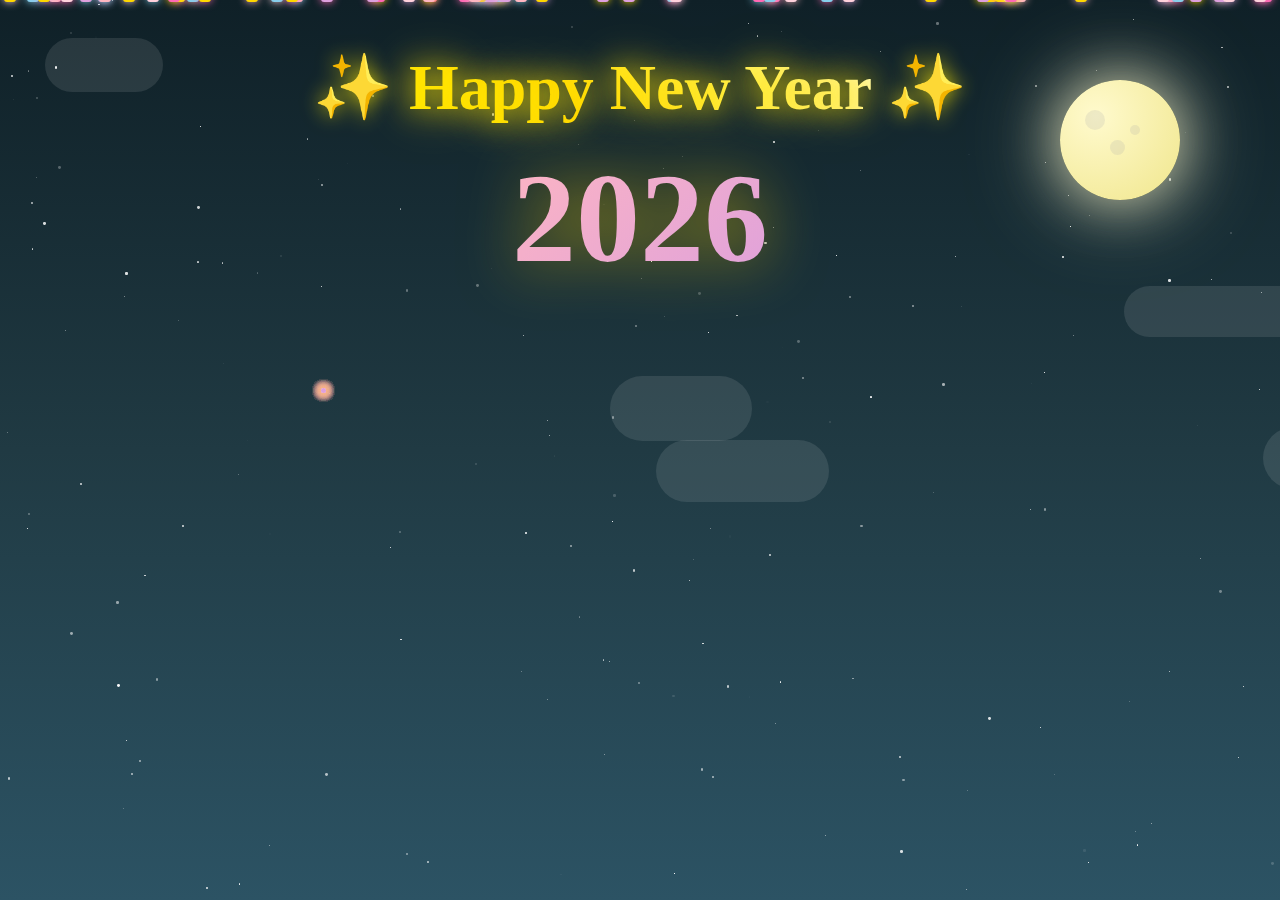
<file: Web Page html ,css, javaScript ....... programming/HappyNewYear2026!.html>
<!DOCTYPE html>
<html lang="en">
<head>
    <meta charset="UTF-8">
    <meta name="viewport" content="width=device-width, initial-scale=1.0">
    <title>Happy New Year 2026!</title>
    <style>
        * {
            margin: 0;
            padding: 0;
            box-sizing: border-box;
        }

        body {
            font-family: 'Georgia', serif;
            background: linear-gradient(to bottom, #0f2027 0%, #203a43 50%, #2c5364 100%);
            min-height: 100vh;
            overflow-x: hidden;
            position: relative;
        }

        .stars {
            position: fixed;
            top: 0;
            left: 0;
            width: 100%;
            height: 100%;
            pointer-events: none;
        }

        .star {
            position: absolute;
            background: white;
            border-radius: 50%;
            animation: twinkle 3s infinite;
        }

        .moon {
            position: fixed;
            top: 80px;
            right: 100px;
            width: 120px;
            height: 120px;
            background: radial-gradient(circle at 30% 30%, #fffacd, #f0e68c);
            border-radius: 50%;
            box-shadow: 0 0 60px rgba(255, 250, 205, 0.8), 0 0 100px rgba(255, 250, 205, 0.4);
            z-index: 1;
            animation: moonGlow 4s ease-in-out infinite;
        }

        .moon-crater {
            position: absolute;
            background: rgba(169, 169, 169, 0.2);
            border-radius: 50%;
        }

        .crater1 { width: 20px; height: 20px; top: 30px; left: 25px; }
        .crater2 { width: 15px; height: 15px; top: 60px; left: 50px; }
        .crater3 { width: 10px; height: 10px; top: 45px; left: 70px; }

        .container {
            text-align: center;
            z-index: 10;
            position: relative;
            padding: 50px 20px;
        }

        h1 {
            font-size: 4rem;
            margin-bottom: 20px;
        }

        .new-year-text {
            background: linear-gradient(45deg, #ffea00, #ffd700, #ffed4e, #fffacd);
            -webkit-background-clip: text;
            -webkit-text-fill-color: transparent;
            background-clip: text;
            text-shadow: 0 0 30px rgba(255, 234, 0, 0.9), 0 0 50px rgba(255, 215, 0, 0.6);
            animation: dreamyGlow 3s ease-in-out infinite;
        }

        .sparkle {
            color: #ffea00;
            filter: drop-shadow(0 0 10px rgba(255, 234, 0, 0.8));
        }

        .year {
            font-size: 8rem;
            font-weight: bold;
            background: linear-gradient(135deg, #ffd700, #ffb6c1, #dda0dd, #87ceeb);
            -webkit-background-clip: text;
            -webkit-text-fill-color: transparent;
            background-clip: text;
            filter: drop-shadow(0 0 30px rgba(255, 215, 0, 0.6));
            animation: gentleBounce 2s ease-in-out infinite;
        }

        .message {
            font-size: 1.8rem;
            background: linear-gradient(90deg, #fff, #ffd1dc, #dda0dd, #fff);
            -webkit-background-clip: text;
            -webkit-text-fill-color: transparent;
            background-clip: text;
            margin-top: 20px;
            opacity: 0;
            animation: fadeIn 2s ease-in forwards;
            animation-delay: 1s;
            font-style: italic;
        }

        .sweet-message {
            font-size: 1.3rem;
            color: #ffd1dc;
            margin-top: 15px;
            opacity: 0;
            animation: fadeIn 2s ease-in forwards;
            animation-delay: 1.5s;
            text-shadow: 0 0 10px rgba(255, 209, 220, 0.5);
        }

        .buttons {
            margin-top: 40px;
            display: flex;
            gap: 20px;
            justify-content: center;
            flex-wrap: wrap;
        }

        button {
            padding: 15px 35px;
            font-size: 1.1rem;
            background: linear-gradient(135deg, #ff9a9e 0%, #fad0c4 50%, #ffd1ff 100%);
            border: 2px solid rgba(255, 255, 255, 0.3);
            border-radius: 50px;
            color: #4a0e4e;
            font-weight: bold;
            cursor: pointer;
            transition: all 0.4s;
            box-shadow: 0 5px 20px rgba(255, 154, 158, 0.4);
        }

        button:hover {
            transform: scale(1.1) translateY(-5px);
            box-shadow: 0 10px 30px rgba(255, 154, 158, 0.6);
        }

        .story-section {
            max-width: 850px;
            margin: 50px auto;
            padding: 40px;
            background: linear-gradient(135deg, rgba(255, 209, 220, 0.95) 0%, rgba(221, 160, 221, 0.95) 100%);
            border-radius: 30px;
            box-shadow: 0 15px 40px rgba(0, 0, 0, 0.5);
            display: none;
            border: 2px solid rgba(255, 255, 255, 0.4);
        }

        .story-section.active {
            display: block;
            animation: slideIn 0.6s ease-out;
        }

        .story-section h2 {
            background: linear-gradient(45deg, #4a0e4e, #8b008b, #da70d6);
            -webkit-background-clip: text;
            -webkit-text-fill-color: transparent;
            background-clip: text;
            font-size: 2.3rem;
            margin-bottom: 25px;
            text-align: center;
        }

        .story-section p {
            color: #2c0e3e;
            font-size: 1.15rem;
            line-height: 2;
            margin-bottom: 18px;
            text-align: left;
        }

        .close-btn {
            background: linear-gradient(135deg, #ff6b9d 0%, #c06c84 100%);
            color: white;
            margin-top: 25px;
        }

        .music-controls {
            position: fixed;
            bottom: 30px;
            right: 30px;
            z-index: 100;
            background: linear-gradient(135deg, rgba(255, 182, 193, 0.9), rgba(221, 160, 221, 0.9));
            padding: 15px 20px;
            border-radius: 50px;
            box-shadow: 0 8px 20px rgba(0, 0, 0, 0.4);
            border: 2px solid rgba(255, 255, 255, 0.3);
        }

        .music-controls button {
            padding: 10px 25px;
            font-size: 1rem;
        }

        .firework {
            position: absolute;
            width: 5px;
            height: 5px;
            border-radius: 50%;
            animation: explode 1.2s ease-out forwards;
        }

        .confetti {
            position: absolute;
            width: 12px;
            height: 12px;
            border-radius: 3px;
            animation: fall 4s linear infinite;
        }

        .cloud {
            position: fixed;
            background: rgba(255, 255, 255, 0.1);
            border-radius: 100px;
            animation: float 20s infinite ease-in-out;
        }

        @keyframes moonGlow {
            0%, 100% { box-shadow: 0 0 60px rgba(255, 250, 205, 0.8), 0 0 100px rgba(255, 250, 205, 0.4); }
            50% { box-shadow: 0 0 80px rgba(255, 250, 205, 1), 0 0 120px rgba(255, 250, 205, 0.6); }
        }

        @keyframes twinkle {
            0%, 100% { opacity: 0.3; transform: scale(1); }
            50% { opacity: 1; transform: scale(1.2); }
        }

        @keyframes dreamyGlow {
            0%, 100% { filter: drop-shadow(0 0 25px rgba(255, 234, 0, 0.9)); }
            50% { filter: drop-shadow(0 0 45px rgba(255, 215, 0, 1)); }
        }

        @keyframes gentleBounce {
            0%, 100% { transform: translateY(0); }
            50% { transform: translateY(-15px); }
        }

        @keyframes fadeIn {
            to { opacity: 1; }
        }

        @keyframes slideIn {
            from { opacity: 0; transform: translateY(-40px); }
            to { opacity: 1; transform: translateY(0); }
        }

        @keyframes explode {
            0% { transform: translate(0, 0); opacity: 1; }
            100% { transform: translate(var(--x), var(--y)); opacity: 0; }
        }

        @keyframes fall {
            to { transform: translateY(100vh) rotate(720deg); }
        }

        @keyframes float {
            0%, 100% { transform: translateX(0) translateY(0); }
            50% { transform: translateX(30px) translateY(-20px); }
        }

        @media (max-width: 768px) {
            h1 { font-size: 2.5rem; }
            .year { font-size: 5rem; }
            .message { font-size: 1.3rem; }
            .sweet-message { font-size: 1.1rem; }
            .story-section { padding: 25px; margin: 30px 15px; }
            .moon { width: 80px; height: 80px; right: 30px; top: 60px; }
            .buttons { flex-direction: column; align-items: center; }
        }
    </style>
</head>
<body>
    <!-- Moon -->
    <div class="moon">
        <div class="moon-crater crater1"></div>
        <div class="moon-crater crater2"></div>
        <div class="moon-crater crater3"></div>
    </div>

    <!-- Stars -->
    <div class="stars" id="stars"></div>

    <div class="container">
        <h1><span class="sparkle">✨</span> <span class="new-year-text">Happy New Year</span> <span class="sparkle">✨</span></h1>
        <div class="year">2026</div>
        <p class="message">A Year of Happiness Awaits</p>
        <p class="sweet-message">🌙 May this year sparkle with love, joy, and endless possibilities 💫</p>

    </div>

    <div class="story-section" id="storySection">
        <h2>✨ The Magic of New Year's Eve 2026 ✨</h2>
        <p>As the clock struck midnight on December 31st, 2025, something magical happened across the world. People from every corner of the globe looked up at the sky, watching fireworks paint brilliant colors against the darkness.</p>
        
        <p>In a small village, a young girl named Maya made a wish as she watched the first firework burst into a golden shower of light. "I wish for this year to bring kindness to everyone," she whispered under the gentle moonlight.</p>
        
        <p>At that very moment, thousands of miles away, an elderly man named Thomas stood on his balcony, reflecting on his long life. As the new year arrived, he smiled, thinking, "There's still so much beauty to discover, so many dreams to chase."</p>
        
        <p>Across the ocean, a group of friends hugged each other tightly, promising to support one another through whatever challenges 2026 might bring. They laughed, they cried happy tears, and they danced under the starlit sky as the moon smiled down upon them.</p>
        
        <p>In bustling cities and quiet countryside, in mountains and by the sea, people everywhere shared the same hope: that 2026 would be a year of new beginnings, second chances, and beautiful surprises wrapped in love.</p>
        
        <p>As the celebrations continued into the early morning hours, one thing became clear - the magic of New Year isn't just in the fireworks or the champagne. It's in the hope we carry in our hearts, the dreams we dare to dream, and the love we share with those around us.</p>
        
        <p>The moon watched over all these precious moments, collecting wishes and dreams from around the world, promising to keep them safe throughout the year.</p>
        
        <p style="text-align: center; font-weight: bold; color: #4a0e4e; margin-top: 30px; font-size: 1.4rem;">Welcome, 2026! Let's make it extraordinary! 🌙💫✨💖</p>
        
        <button class="close-btn" onclick="hideStory()">Close Story</button>
    </div>



    <script>
        // Create starry night
        function createStars() {
            const starsContainer = document.getElementById('stars');
            for (let i = 0; i < 200; i++) {
                const star = document.createElement('div');
                star.className = 'star';
                star.style.width = Math.random() * 3 + 'px';
                star.style.height = star.style.width;
                star.style.left = Math.random() * 100 + '%';
                star.style.top = Math.random() * 100 + '%';
                star.style.animationDelay = Math.random() * 3 + 's';
                star.style.opacity = Math.random();
                starsContainer.appendChild(star);
            }
        }

        // Create floating clouds
        function createClouds() {
            for (let i = 0; i < 5; i++) {
                const cloud = document.createElement('div');
                cloud.className = 'cloud';
                cloud.style.width = (100 + Math.random() * 100) + 'px';
                cloud.style.height = (40 + Math.random() * 30) + 'px';
                cloud.style.left = Math.random() * 100 + '%';
                cloud.style.top = (Math.random() * 50) + '%';
                cloud.style.animationDelay = Math.random() * 10 + 's';
                cloud.style.animationDuration = (15 + Math.random() * 10) + 's';
                document.body.appendChild(cloud);
            }
        }

        // Audio
        let audioContext;
        let isPlaying = false;
        let currentNote = 0;

        const melody = [
            // First verse - upbeat New Year melody
            { freq: 523.25, duration: 0.4 }, { freq: 587.33, duration: 0.4 },
            { freq: 659.25, duration: 0.4 }, { freq: 783.99, duration: 0.6 },
            { freq: 659.25, duration: 0.4 }, { freq: 783.99, duration: 0.4 },
            { freq: 880.00, duration: 0.8 },
            
            // Second verse
            { freq: 783.99, duration: 0.4 }, { freq: 659.25, duration: 0.4 },
            { freq: 587.33, duration: 0.4 }, { freq: 523.25, duration: 0.6 },
            { freq: 587.33, duration: 0.4 }, { freq: 659.25, duration: 0.4 },
            { freq: 783.99, duration: 0.8 },
            
            // Chorus - celebratory
            { freq: 1046.50, duration: 0.3 }, { freq: 987.77, duration: 0.3 },
            { freq: 880.00, duration: 0.3 }, { freq: 783.99, duration: 0.3 },
            { freq: 880.00, duration: 0.4 }, { freq: 1046.50, duration: 0.6 },
            
            // Finale
            { freq: 783.99, duration: 0.4 }, { freq: 659.25, duration: 0.4 },
            { freq: 783.99, duration: 0.4 }, { freq: 1046.50, duration: 1.0 }
        ];

        function initAudio() {
            if (!audioContext) {
                audioContext = new (window.AudioContext || window.webkitAudioContext)();
            }
        }

        function playNote(frequency, duration) {
            const oscillator = audioContext.createOscillator();
            const gainNode = audioContext.createGain();
            
            oscillator.connect(gainNode);
            gainNode.connect(audioContext.destination);
            
            oscillator.frequency.value = frequency;
            oscillator.type = 'sine';
            
            gainNode.gain.setValueAtTime(0.2, audioContext.currentTime);
            gainNode.gain.exponentialRampToValueAtTime(0.01, audioContext.currentTime + duration);
            
            oscillator.start(audioContext.currentTime);
            oscillator.stop(audioContext.currentTime + duration);
        }

        function playMelody() {
            if (!isPlaying || currentNote >= melody.length) {
                currentNote = 0;
                if (isPlaying) setTimeout(playMelody, 1000);
                return;
            }
            
            const note = melody[currentNote];
            playNote(note.freq, note.duration);
            currentNote++;
            setTimeout(playMelody, note.duration * 1000);
        }

        function toggleMusic() {
            initAudio();
            const btn = document.getElementById('musicBtn');
            
            if (isPlaying) {
                isPlaying = false;
                btn.innerHTML = '🎵 Play Song';
            } else {
                isPlaying = true;
                btn.innerHTML = '⏸️ Stop Song';
                currentNote = 0;
                playMelody();
            }
        }

        function showStory() {
            document.getElementById('storySection').classList.add('active');
            document.getElementById('storySection').scrollIntoView({ behavior: 'smooth' });
        }

        function hideStory() {
            document.getElementById('storySection').classList.remove('active');
            window.scrollTo({ top: 0, behavior: 'smooth' });
        }

        function createFirework(x, y) {
            const colors = ['#ff69b4', '#ffd1dc', '#dda0dd', '#87ceeb', '#ffd700', '#ffb6c1', '#da70d6'];
            for (let i = 0; i < 35; i++) {
                const firework = document.createElement('div');
                firework.className = 'firework';
                firework.style.left = x + 'px';
                firework.style.top = y + 'px';
                firework.style.background = colors[Math.floor(Math.random() * colors.length)];
                firework.style.boxShadow = `0 0 10px ${colors[Math.floor(Math.random() * colors.length)]}`;
                
                const angle = (Math.PI * 2 * i) / 35;
                const velocity = 60 + Math.random() * 60;
                firework.style.setProperty('--x', Math.cos(angle) * velocity + 'px');
                firework.style.setProperty('--y', Math.sin(angle) * velocity + 'px');
                
                document.body.appendChild(firework);
                setTimeout(() => firework.remove(), 1200);
            }
        }

        function createConfetti() {
            const colors = ['#ff69b4', '#ffd1dc', '#dda0dd', '#87ceeb', '#ffd700', '#ffb6c1'];
            for (let i = 0; i < 60; i++) {
                const confetti = document.createElement('div');
                confetti.className = 'confetti';
                confetti.style.left = Math.random() * window.innerWidth + 'px';
                confetti.style.top = -10 + 'px';
                confetti.style.background = colors[Math.floor(Math.random() * colors.length)];
                confetti.style.animationDelay = Math.random() * 2 + 's';
                confetti.style.animationDuration = (3 + Math.random() * 2) + 's';
                confetti.style.boxShadow = `0 0 8px ${colors[Math.floor(Math.random() * colors.length)]}`;
                
                document.body.appendChild(confetti);
                setTimeout(() => confetti.remove(), 6000);
            }
        }

        function celebrate() {
            for (let i = 0; i < 6; i++) {
                setTimeout(() => {
                    const x = Math.random() * window.innerWidth;
                    const y = Math.random() * (window.innerHeight / 2);
                    createFirework(x, y);
                }, i * 250);
            }
            createConfetti();
        }

        window.addEventListener('load', () => {
            createStars();
            createClouds();
            
            // Auto-start music
            initAudio();
            isPlaying = true;
            playMelody();
            
            // Auto-start celebrations
            setTimeout(celebrate, 500);
            setInterval(celebrate, 5000);
        });

        document.body.addEventListener('click', (e) => {
            if (!e.target.closest('button') && !e.target.closest('.story-section')) {
                createFirework(e.clientX, e.clientY);
            }
        });
    </script>
</body>
</html>
</file>
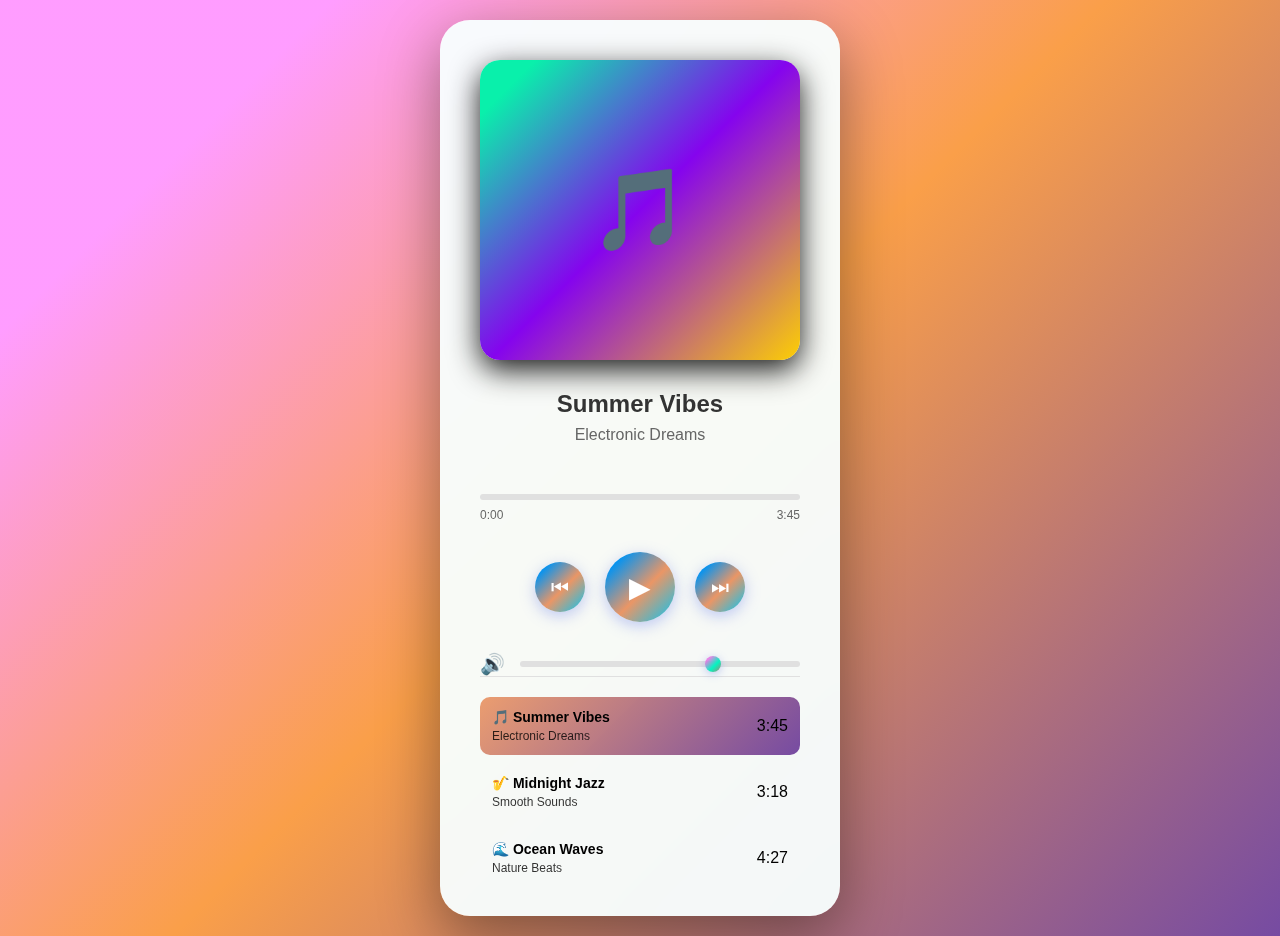
<file: Web Page html ,css, javaScript ....... programming/modern_music_Player.html>
<!DOCTYPE html>
<html lang="en">
<head>
    <meta charset="UTF-8">
    <meta name="viewport" content="width=device-width, initial-scale=1.0">
    <title>Music Player</title>
    <style>
        * {
            margin: 0;
            padding: 0;
            box-sizing: border-box;
        }

        body {
            font-family: 'Segoe UI', Tahoma, Geneva, Verdana, sans-serif;
            background: linear-gradient(135deg,#ff81ffc7 15%, #fa9f49 50%, #764ba2 100%);
            min-height: 100vh;
            display: flex;
            justify-content: center;
            align-items: center;
            padding: 20px;
        }

        .player-container {
            background: rgba(248, 255, 255, 0.95);
            border-radius: 30px;
            padding: 40px;
            box-shadow: 0 20px 60px rgba(0, 0, 0, 0.4);
            width: 100%;
            max-width: 400px;
            backdrop-filter: blur(10px);
        }

        .album-art {
            width: 100%;
            height: 300px;
            border-radius: 20px;
            background: linear-gradient(135deg, #09f0ab 9%, #8504ee 50%, #fdcf03 100%);
            margin-bottom: 30px;
            display: flex;
            justify-content: center;
            align-items: center;
            font-size: 80px;
            box-shadow: 0 10px 30px rgba(0, 0, 0, 0.9);
            animation: pulse 2s ease-in-out infinite;
        }

        @keyframes pulse {
            0%, 100% {
                transform: scale(1); 
            }
            
            50% { 
                transform: scale(1.03); 
            }
        }

        .song-info {
            text-align: center;
            margin-bottom: 50px;
        }

        .song-title {
            font-size: 24px;
            font-weight: bold;
            color: #333;
            margin-bottom: 8px;
        }

        .song-artist {
            font-size: 16px;
            color: #666;
        }

        .progress-container {
            margin-bottom: 30px;
        }

        .progress-bar {
            width: 100%;
            height: 6px;
            background: #e0e0e0;
            border-radius: 3px;
            cursor: pointer;
            position: relative;
            overflow: hidden;
        }

        .progress {
            height: 100%;
            background: linear-gradient(90deg, #03f5c1 7%, #af970c 50%, #39f085 100%);
            border-radius: 3px;
            width: 0%;
            transition: width 0.1s linear;
        }

        .time-info {
            display: flex;
            justify-content: space-between;
            margin-top: 8px;
            font-size: 12px;
            color: #666;
        }

        .controls {
            display: flex;
            justify-content: center;
            align-items: center;
            gap: 20px;
            margin-bottom: 30px;
        }

        .control-btn {
            width: 50px;
            height: 50px;
            border-radius: 50%;
            border: none;
            background: linear-gradient(135deg, #0593f1 15%, #ea9666 55%, #06c5f5 100%);
            color: white;
            font-size: 20px;
            cursor: pointer;
            display: flex;
            justify-content: center;
            align-items: center;
            transition: transform 0.2s, box-shadow 0.2s;
            box-shadow: 0 4px 15px rgba(102, 126, 234, 0.4);
        }

        .control-btn:hover {
            transform: scale(1.1);
            box-shadow: 0 6px 20px rgba(102, 126, 234, 0.6);
        }

        .control-btn:active {
            transform: scale(0.95);
        }

        .play-btn {
            width: 70px;
            height: 70px;
            font-size: 28px;
        }

        .volume-container {
            display: flex;
            align-items: center;
            gap: 15px;
        }

        .volume-icon {
            font-size: 20px;
            color: #00ffc8;
        }

        .volume-slider {
            flex: 1;
            height: 6px;
            border-radius: 3px;
            background: #e0e0e0;
            outline: none;
            -webkit-appearance: none;
        }

        .volume-slider::-webkit-slider-thumb {
            -webkit-appearance: none;
            width: 16px;
            height: 16px;
            border-radius: 50%;
            background: linear-gradient(135deg, #e264e2c7 20%, #03f5c1 60%, #f84b4b 120%);
            cursor: pointer;
            box-shadow: 0 2px 8px rgba(102, 126, 234, 0.4);
        }

        .volume-slider::-moz-range-thumb {
            width: 16px;
            height: 16px;
            border-radius: 50%;
            background: linear-gradient(135deg, #cd853f 15%, #00ced1 100%);
            cursor: pointer;
            border: none;
            box-shadow: 0 2px 8px rgba(102, 126, 234, 0.4);
        }

        .playlist {
            max-height: 200px;
            overflow-y: auto;
            border-top: 1px solid #e0e0e0;
            padding-top: 20px;
        }

        .playlist-item {
            padding: 12px;
            margin-bottom: 8px;
            border-radius: 10px;
            cursor: pointer;
            transition: background 0.2s;
            display: flex;
            justify-content: space-between;
            align-items: center;
        }

        .playlist-item:hover {
            background: #f0f0f0;
        }

        .playlist-item.active {
            background: linear-gradient(135deg, #ea9666ee 0%, #764ba2 100%);
            color: rgb(0, 0, 0);
        }

        .playlist-item-info {
            flex: 1;
        }

        .playlist-item-title {
            font-weight: 600;
            font-size: 14px;
            margin-bottom: 4px;
        }

        .playlist-item-artist {
            font-size: 12px;
            opacity: 0.8;
        }
    </style>
</head>
<body>
    <div class="player-container">
        <div class="album-art" id="albumArt">🎵</div>
        
        <div class="song-info">
            <div class="song-title" id="songTitle">Summer Vibes</div>
            <div class="song-artist" id="songArtist">Electronic Dreams</div>
        </div>

        <div class="progress-container">
            <div class="progress-bar" id="progressBar">
                <div class="progress" id="progress"></div>
            </div>
            <div class="time-info">
                <span id="currentTime">0:00</span>
                <span id="duration">3:45</span>
            </div>
        </div>

        <div class="controls">
            <button class="control-btn" id="prevBtn">⏮</button>
            <button class="control-btn play-btn" id="playBtn">▶</button>
            <button class="control-btn" id="nextBtn">⏭</button>
        </div>

        <div class="volume-container">
            <span class="volume-icon">🔊</span>
            <input type="range" class="volume-slider" id="volumeSlider" min="0" max="100" value="70">
        </div>

        <div class="playlist" id="playlist"></div>
    </div>

    <script>
        const songs = [
            { title: 'Summer Vibes', artist: 'Electronic Dreams', duration: 225, emoji: '🎵' },
            { title: 'Midnight Jazz', artist: 'Smooth Sounds', duration: 198, emoji: '🎷' },
            { title: 'Ocean Waves', artist: 'Nature Beats', duration: 267, emoji: '🌊' },
            { title: 'City Lights', artist: 'Urban Pulse', duration: 189, emoji: '🌃' },
            { title: 'Sunrise Dreams', artist: 'Morning Glory', duration: 243, emoji: '🌅' }
        ];

        let currentSongIndex = 0;
        let isPlaying = false;
        let currentTime = 0;
        let animationId;

        const playBtn = document.getElementById('playBtn');
        const prevBtn = document.getElementById('prevBtn');
        const nextBtn = document.getElementById('nextBtn');
        const progressBar = document.getElementById('progressBar');
        const progress = document.getElementById('progress');
        const currentTimeEl = document.getElementById('currentTime');
        const durationEl = document.getElementById('duration');
        const songTitle = document.getElementById('songTitle');
        const songArtist = document.getElementById('songArtist');
        const albumArt = document.getElementById('albumArt');
        const volumeSlider = document.getElementById('volumeSlider');
        const playlistEl = document.getElementById('playlist');

        function formatTime(seconds) {
            const mins = Math.floor(seconds / 60);
            const secs = Math.floor(seconds % 60);
            return `${mins}:${secs.toString().padStart(2, '0')}`;
        }

        function loadSong(index) {
            const song = songs[index];
            songTitle.textContent = song.title;
            songArtist.textContent = song.artist;
            albumArt.textContent = song.emoji;
            durationEl.textContent = formatTime(song.duration);
            currentTime = 0;
            updateProgress();
            updatePlaylist();
        }

        function togglePlay() {
            isPlaying = !isPlaying;
            playBtn.textContent = isPlaying ? '⏸' : '▶';
            
            if (isPlaying) {
                animate();
            } else {
                cancelAnimationFrame(animationId);
            }
        }

        function animate() {
            if (isPlaying) {
                currentTime += 0.1;
                if (currentTime >= songs[currentSongIndex].duration) {
                    nextSong();
                }
                updateProgress();
                animationId = requestAnimationFrame(animate);
            }
        }

        function updateProgress() {
            const percentage = (currentTime / songs[currentSongIndex].duration) * 100;
            progress.style.width = `${percentage}%`;
            currentTimeEl.textContent = formatTime(currentTime);
        }

        function nextSong() {
            currentSongIndex = (currentSongIndex + 1) % songs.length;
            loadSong(currentSongIndex);
            if (isPlaying) {
                togglePlay();
                setTimeout(togglePlay, 100);
            }
        }

        function prevSong() {
            currentSongIndex = (currentSongIndex - 1 + songs.length) % songs.length;
            loadSong(currentSongIndex);
            if (isPlaying) {
                togglePlay();
                setTimeout(togglePlay, 100);
            }
        }

        function createPlaylist() {
            playlistEl.innerHTML = songs.map((song, index) => `
                <div class="playlist-item" onclick="selectSong(${index})">
                    <div class="playlist-item-info">
                        <div class="playlist-item-title">${song.emoji} ${song.title}</div>
                        <div class="playlist-item-artist">${song.artist}</div>
                    </div>
                    <span>${formatTime(song.duration)}</span>
                </div>
            `).join('');
        }

        function updatePlaylist() {
            const items = document.querySelectorAll('.playlist-item');
            items.forEach((item, index) => {
                item.classList.toggle('active', index === currentSongIndex);
            });
        }

        function selectSong(index) {
            currentSongIndex = index;
            loadSong(currentSongIndex);
            if (isPlaying) {
                togglePlay();
            }
            setTimeout(togglePlay, 100);
        }

        playBtn.addEventListener('click', togglePlay);
        nextBtn.addEventListener('click', nextSong);
        prevBtn.addEventListener('click', prevSong);

        progressBar.addEventListener('click', (e) => {
            const width = progressBar.clientWidth;
            const clickX = e.offsetX;
            const percentage = clickX / width;
            currentTime = percentage * songs[currentSongIndex].duration;
            updateProgress();
        });

        volumeSlider.addEventListener('input', (e) => {
            const volume = e.target.value;
            // In a real app, this would control actual audio volume
        });

        createPlaylist();
        loadSong(0);
    </script>
</body>
</html>
</file>
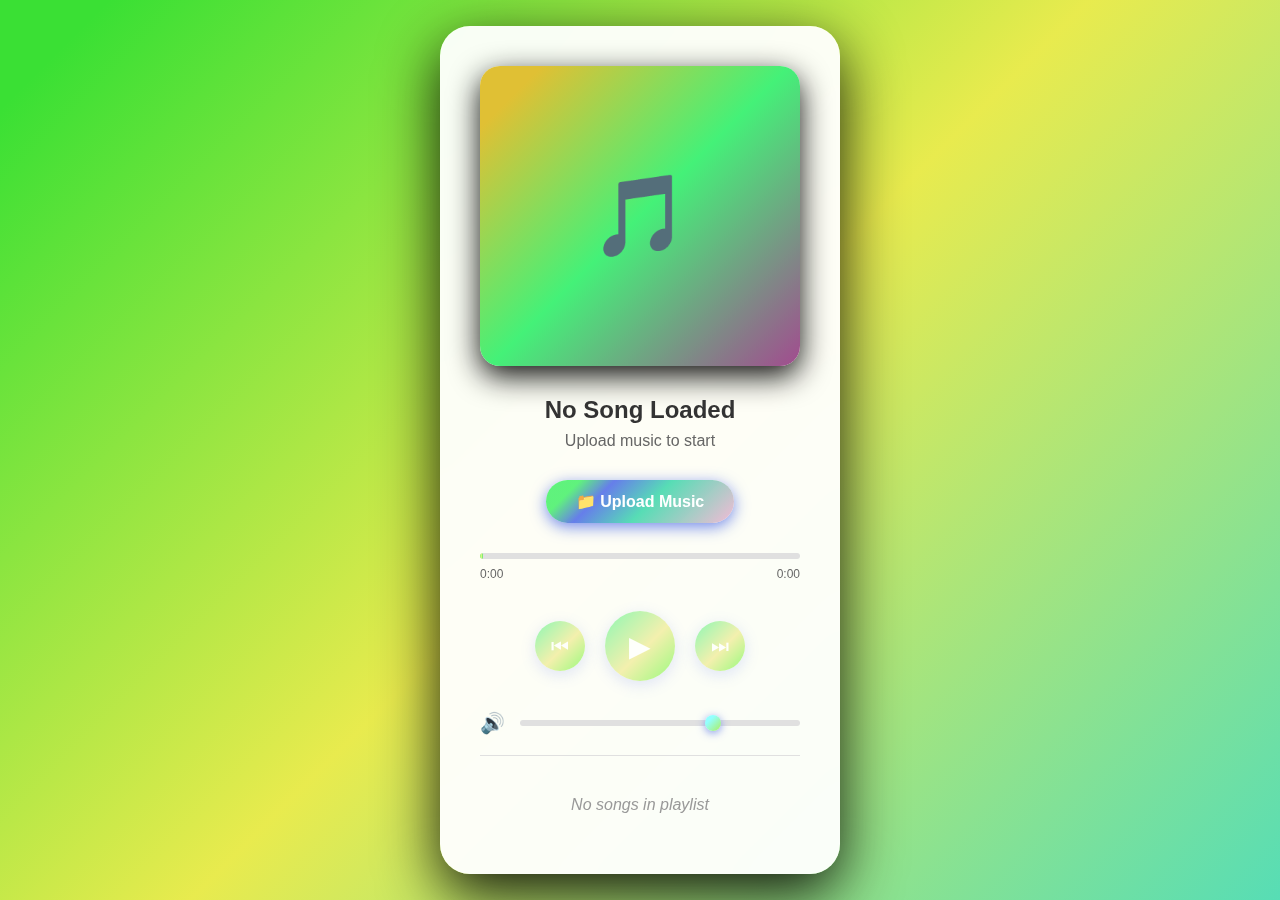
<file: Web Page html ,css, javaScript ....... programming/Modern_player_Upload_Music.html>
<!DOCTYPE html>
<html lang="en">
<head>
    <meta charset="UTF-8">
    <meta name="viewport" content="width=device-width, initial-scale=1.0">
    <title>Music Player</title>
    <style>
        * {
            margin: 0;
            padding: 0;
            box-sizing: border-box;
        }

        body {
            font-family: 'Segoe UI', Tahoma, Geneva, Verdana, sans-serif;
            background: linear-gradient(135deg, #3ae034 5%, #e4e72dd7 50%, #57ddb5 100%);
            min-height: 100vh;
            display: flex;
            justify-content: center;
            align-items: center;
            padding: 20px;
        }

        .player-container {
            background: rgba(255, 255, 255, 0.95);
            border-radius: 30px;
            padding: 40px;
            box-shadow: 0 20px 60px rgba(0, 0, 0, 0.9);
            width: 100%;
            max-width: 400px;
            backdrop-filter: blur(10px);
        }

        .album-art {
            width: 100%;
            height: 300px;
            border-radius: 20px;
            background: linear-gradient(135deg,#e0c034 10%, #44f178 50%, #a24b8f 100%);
            margin-bottom: 30px;
            display: flex;
            justify-content: center;
            align-items: center;
            font-size: 80px;
            box-shadow: 0 10px 30px rgba(0, 0, 0, 0.952);
            animation: pulse 2s ease-in-out infinite;
        }

        @keyframes pulse {
            0%, 100% { 
                transform: scale(1); 
            }
            
            50% { 
                transform: scale(1.03); 
            }
        }

        .song-info {
            text-align: center;
            margin-bottom: 30px;
        }

        .song-title {
            font-size: 24px;
            font-weight: bold;
            color: #333;
            margin-bottom: 8px;
        }

        .song-artist {
            font-size: 16px;
            color: #666;
        }

        .upload-section {
            text-align: center;
            margin-bottom: 30px;
        }

        .upload-btn {
            background: linear-gradient(135deg,#42f067d7 15%, #667eea 30%,#57ddb5 55%, #f3b4d3ea 100%);
            color: white;
            padding: 12px 30px;
            border: none;
            border-radius: 25px;
            cursor: pointer;
            font-size: 16px;
            font-weight: 600;
            box-shadow: 0 4px 15px rgba(102, 126, 234, 0.9);
            transition: transform 0.2s;
        }

        .upload-btn:hover {
            transform: scale(1.05);
        }

        #fileInput {
            display: none;
        }

        .progress-container {
            margin-bottom: 30px;
        }

        .progress-bar {
            width: 100%;
            height: 6px;
            background: #e0e0e0;
            border-radius: 3px;
            cursor: pointer;
            position: relative;
            overflow: hidden;
        }

        .progress {
            height: 100%;
            background: linear-gradient(90deg, #97fa70 10%,#d4f784 50%, #57e46f 100%);
            border-radius: 3px;
            width: 1%;
            transition: width 0.1s linear;
        }

        .time-info {
            display: flex;
            justify-content: space-between;
            margin-top: 8px;
            font-size: 12px;
            color: #666;
        }

        .controls {
            display: flex;
            justify-content: center;
            align-items: center;
            gap: 20px;
            margin-bottom: 30px;
        }

        .control-btn {
            width: 50px;
            height: 50px;
            border-radius: 50%;
            border: none;
            background: linear-gradient(135deg,#57ec6f 15%, #eae166 55%, #36f506 100%);
            color: white;
            font-size: 20px;
            cursor: pointer;
            display: flex;
            justify-content: center;
            align-items: center;
            transition: transform 0.2s, box-shadow 0.2s;
            box-shadow: 0 4px 15px rgba(102, 126, 234, 0.4);
        }

        .control-btn:hover {
            transform: scale(1.1);
            box-shadow: 0 6px 20px rgba(102, 126, 234, 0.6);
        }

        .control-btn:active {
            transform: scale(0.95);
        }

        .control-btn:disabled {
            opacity: 0.5;
            cursor: not-allowed;
        }

        .play-btn {
            width: 70px;
            height: 70px;
            font-size: 28px;
        }

        .volume-container {
            display: flex;
            align-items: center;
            gap: 15px;
        }

        .volume-icon {
            font-size: 20px;
            color: #667eea;
        }

        .volume-slider {
            flex: 1;
            height: 6px;
            border-radius: 3px;
            background: #e0e0e0;
            outline: none;
            -webkit-appearance: none;
        }

        .volume-slider::-webkit-slider-thumb {
            -webkit-appearance: none;
            width: 16px;
            height: 16px;
            border-radius: 50%;
            background: linear-gradient(135deg, #93ffff 30%, #abee5f 100%);
            cursor: pointer;
            box-shadow: 0 2px 8px rgba(102, 126, 234, 0.8);
        }

        .volume-slider::-moz-range-thumb {
            width: 16px;
            height: 16px;
            border-radius: 50%;
            background: linear-gradient(135deg, #93a3eb 40%, #a8ee67 100%);
            cursor: pointer;
            border: none;
            box-shadow: 0 2px 8px rgba(102, 126, 234, 0.9);
        }

        .playlist {
            max-height: 200px;
            overflow-y: auto;
            border-top: 1px solid #e0e0e0;
            padding-top: 20px;
            margin-top: 20px;
        }

        .playlist-item {
            padding: 12px;
            margin-bottom: 8px;
            border-radius: 10px;
            cursor: pointer;
            transition: background 0.2s;
            display: flex;
            justify-content: space-between;
            align-items: center;
        }

        .playlist-item:hover {
            background: #f0f0f0;
        }

        .playlist-item.active {
            background: linear-gradient(135deg, #f6ff74 0%,#5fa8ec 60%, #fc67e3 100%);
            color: white;
        }

        .playlist-item-info {
            flex: 1;
        }

        .playlist-item-title {
            font-weight: 600;
            font-size: 14px;
            margin-bottom: 4px;
        }

        .empty-message {
            text-align: center;
            color: #999;
            padding: 20px;
            font-style: italic;
        }
    </style>
</head>
<body>
    <div class="player-container">
        <div class="album-art" id="albumArt">🎵</div>
        
        <div class="song-info">
            <div class="song-title" id="songTitle">No Song Loaded</div>
            <div class="song-artist" id="songArtist">Upload music to start</div>
        </div>

        <div class="upload-section">
            <input type="file" id="fileInput" accept="audio/*" multiple>
            <button class="upload-btn" onclick="document.getElementById('fileInput').click()">
                📁 Upload Music
            </button>
        </div>

        <div class="progress-container">
            <div class="progress-bar" id="progressBar">
                <div class="progress" id="progress"></div>
            </div>
            <div class="time-info">
                <span id="currentTime">0:00</span>
                <span id="duration">0:00</span>
            </div>
        </div>

        <div class="controls">
            <button class="control-btn" id="prevBtn" disabled>⏮</button>
            <button class="control-btn play-btn" id="playBtn" disabled>▶</button>
            <button class="control-btn" id="nextBtn" disabled>⏭</button>
        </div>

        <div class="volume-container">
            <span class="volume-icon">🔊</span>
            <input type="range" class="volume-slider" id="volumeSlider" min="0" max="100" value="70">
        </div>

        <div class="playlist" id="playlist">
            <div class="empty-message">No songs in playlist</div>
        </div>
    </div>

    <audio id="audioPlayer"></audio>

    <script>
        const audioPlayer = document.getElementById('audioPlayer');
        const playBtn = document.getElementById('playBtn');
        const prevBtn = document.getElementById('prevBtn');
        const nextBtn = document.getElementById('nextBtn');
        const progressBar = document.getElementById('progressBar');
        const progress = document.getElementById('progress');
        const currentTimeEl = document.getElementById('currentTime');
        const durationEl = document.getElementById('duration');
        const songTitle = document.getElementById('songTitle');
        const songArtist = document.getElementById('songArtist');
        const albumArt = document.getElementById('albumArt');
        const volumeSlider = document.getElementById('volumeSlider');
        const playlistEl = document.getElementById('playlist');
        const fileInput = document.getElementById('fileInput');

        let playlist = [];
        let currentSongIndex = 0;

        function formatTime(seconds) {
            if (!isFinite(seconds)) return '0:00';
            const mins = Math.floor(seconds / 60);
            const secs = Math.floor(seconds % 60);
            return `${mins}:${secs.toString().padStart(2, '0')}`;
        }

        fileInput.addEventListener('change', (e) => {
            const files = Array.from(e.target.files);
            files.forEach(file => {
                if (file.type.startsWith('audio/')) {
                    playlist.push({
                        name: file.name.replace(/\.[^/.]+$/, ''),
                        file: file,
                        url: URL.createObjectURL(file)
                    });
                }
            });
            
            if (playlist.length > 0) {
                updatePlaylist();
                loadSong(0);
                enableControls();
            }
        });

        function enableControls() {
            playBtn.disabled = false;
            prevBtn.disabled = false;
            nextBtn.disabled = false;
        }

        function loadSong(index) {
            currentSongIndex = index;
            const song = playlist[index];
            audioPlayer.src = song.url;
            songTitle.textContent = song.name;
            songArtist.textContent = 'Audio File';
            updatePlaylist();
        }

        function togglePlay() {
            if (audioPlayer.paused) {
                audioPlayer.play();
                playBtn.textContent = '⏸';
                albumArt.style.animation = 'pulse 1s ease-in-out infinite';
            } else {
                audioPlayer.pause();
                playBtn.textContent = '▶';
                albumArt.style.animation = 'pulse 2s ease-in-out infinite';
            }
        }

        function nextSong() {
            currentSongIndex = (currentSongIndex + 1) % playlist.length;
            loadSong(currentSongIndex);
            audioPlayer.play();
            playBtn.textContent = '⏸';
        }

        function prevSong() {
            currentSongIndex = (currentSongIndex - 1 + playlist.length) % playlist.length;
            loadSong(currentSongIndex);
            audioPlayer.play();
            playBtn.textContent = '⏸';
        }

        function updatePlaylist() {
            if (playlist.length === 0) {
                playlistEl.innerHTML = '<div class="empty-message">No songs in playlist</div>';
                return;
            }

            playlistEl.innerHTML = playlist.map((song, index) => `
                <div class="playlist-item ${index === currentSongIndex ? 'active' : ''}" onclick="selectSong(${index})">
                    <div class="playlist-item-info">
                        <div class="playlist-item-title">🎵 ${song.name}</div>
                    </div>
                </div>
            `).join('');
        }

        function selectSong(index) {
            loadSong(index);
            audioPlayer.play();
            playBtn.textContent = '⏸';
        }

        audioPlayer.addEventListener('timeupdate', () => {
            const percentage = (audioPlayer.currentTime / audioPlayer.duration) * 100;
            progress.style.width = `${percentage}%`;
            currentTimeEl.textContent = formatTime(audioPlayer.currentTime);
        });

        audioPlayer.addEventListener('loadedmetadata', () => {
            durationEl.textContent = formatTime(audioPlayer.duration);
        });

        audioPlayer.addEventListener('ended', () => {
            nextSong();
        });

        playBtn.addEventListener('click', togglePlay);
        nextBtn.addEventListener('click', nextSong);
        prevBtn.addEventListener('click', prevSong);

        progressBar.addEventListener('click', (e) => {
            const width = progressBar.clientWidth;
            const clickX = e.offsetX;
            const percentage = clickX / width;
            audioPlayer.currentTime = percentage * audioPlayer.duration;
        });

        volumeSlider.addEventListener('input', (e) => {
            audioPlayer.volume = e.target.value / 100;
        });

        // Set initial volume
        audioPlayer.volume = 0.7;
    </script>
</body>
</html>
</file>
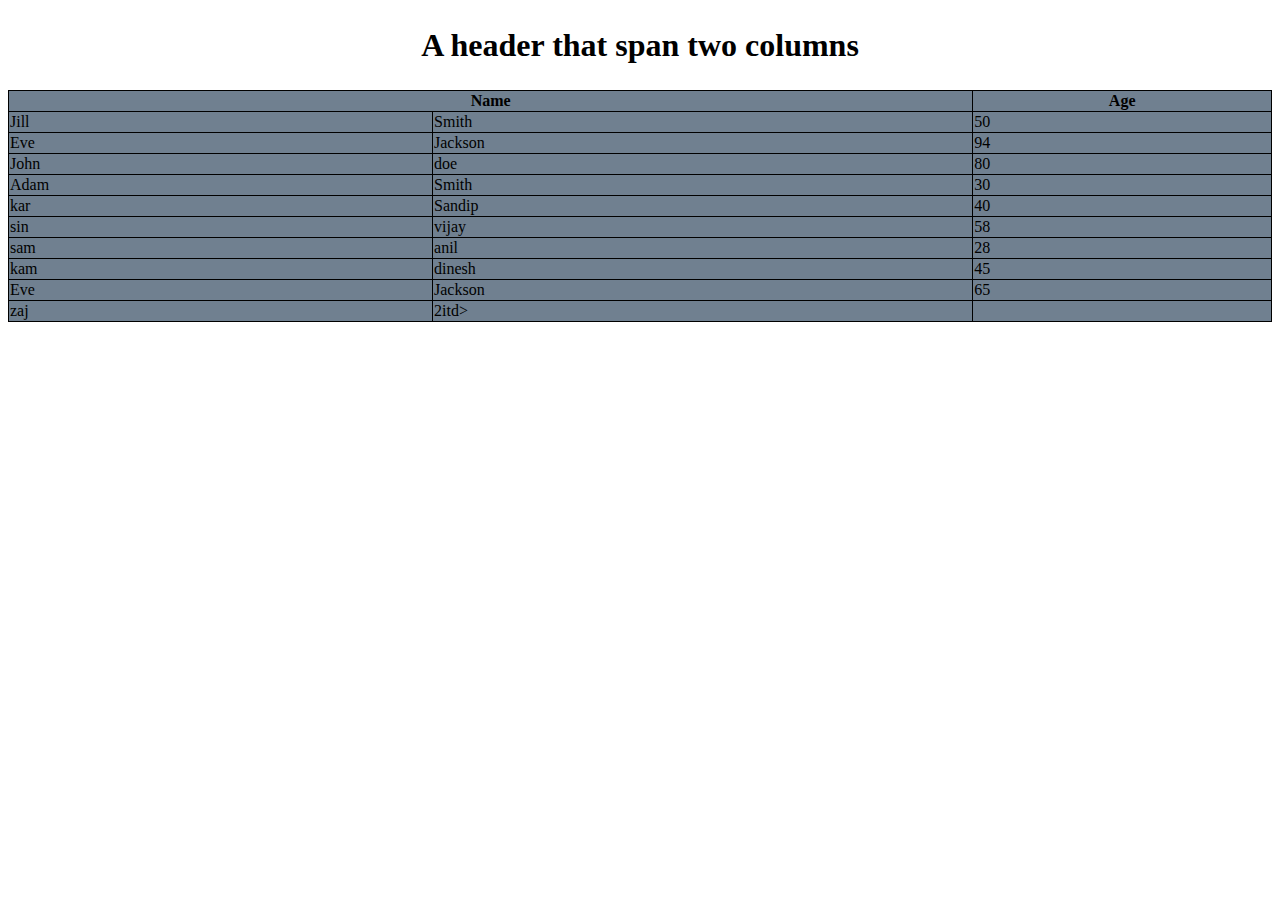
<file: Web Page html ,css, javaScript ....... programming/multiple.html>
<!DOCTYPE html>
<html lang="en">
    <head>
        <style>
        table, th, td { 
            background-color: slategrey;
            border: 1px solid black;
            border-collapse: collapse;
        }
        </style>
    </head>
    <body>
        <h2 style="text-align: center; font-size: xx-large;">A header that span two columns</h2>
        <table style="width: 100%;">
            <tr>
                <th colspan="2">Name</th>
                <th>Age</th>
            </tr>
            <tr>
                <td>Jill</td>
                <td>Smith</td>
                <td>50</td>
            </tr>
            <tr>
                <td>Eve</td>
                <td>Jackson</td>
                <td>94</td>
            </tr>
            <tr>
                <td>John</td>
                <td>doe</td>
                <td>80</td>
            </tr>
            <tr>
                <td>Adam</td>
                <td>Smith</td>
                <td>30</td>
            </tr>
            <tr>
                <td>kar</td>
                <td>Sandip</td>
                <td>40</td>
            </tr>
            <tr>
                <td>sin</td>
                <td>vijay</td>
                <td>58</td>
            </tr>
            <tr>
                <td>sam</td>
                <td>anil</td>
                <td>28</td>
            </tr>
            <tr>
                <td>kam</td>
                <td>dinesh</td>
                <td>45</td>
            </tr>
            <tr>
                <td>Eve</td>
                <td>Jackson</td>
                <td>65</td>
            </tr>
            <tr>
                <td>zaj</td>
                <td>2itd>
            </tr>
        </table>
    </body>
</html>
</file>
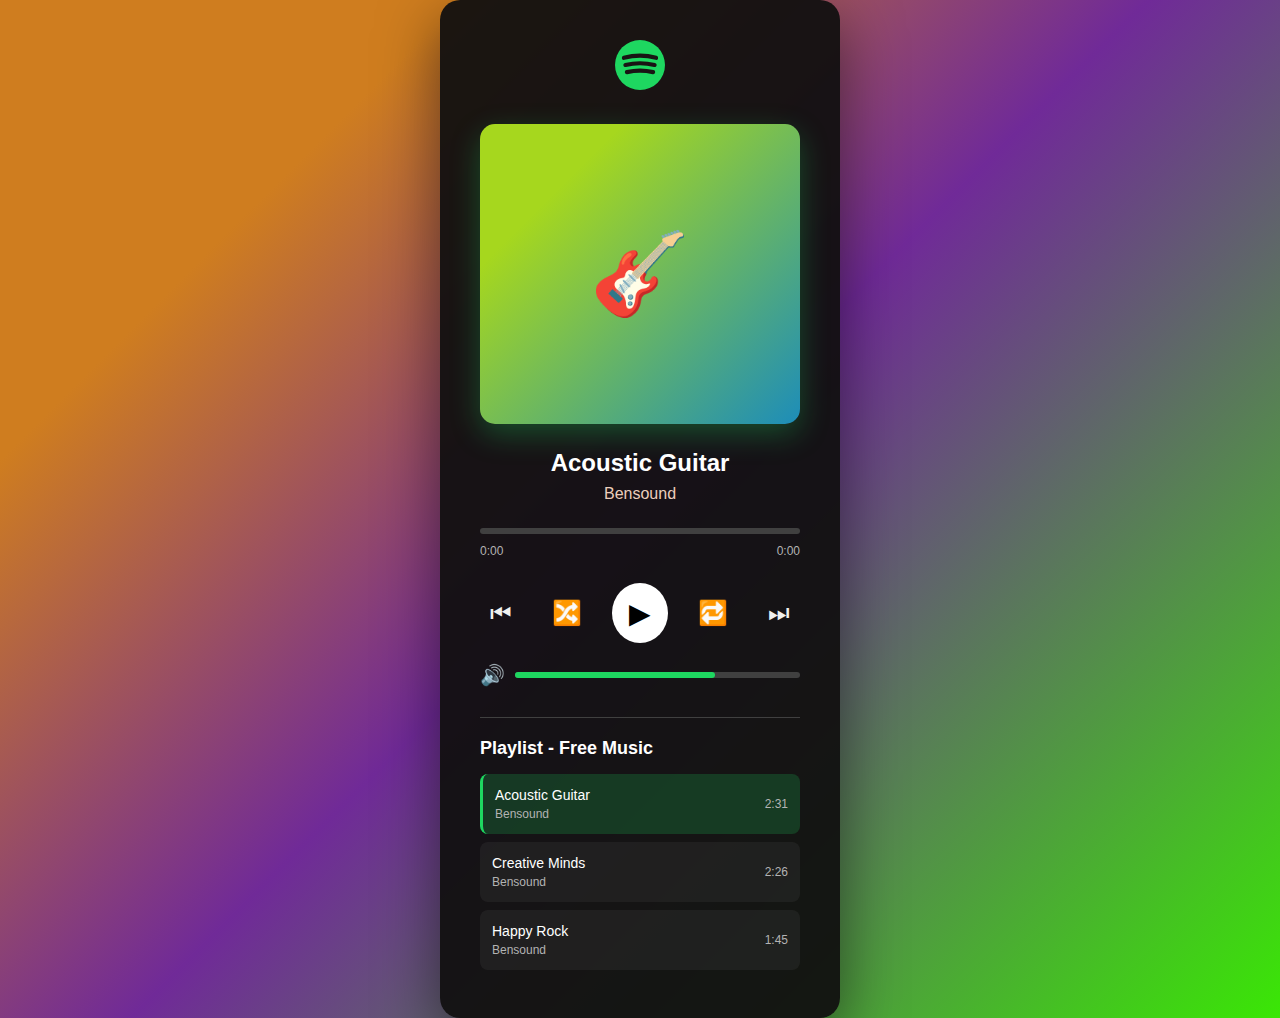
<file: Web Page html ,css, javaScript ....... programming/music-player-demo.html>
<!DOCTYPE html>
<html lang="en">
<head>
    <meta charset="UTF-8">
    <meta name="viewport" content="width=device-width, initial-scale=1.0">
    <title>Spotify Music Player</title>
    <style>
        * {
            margin: 0;
            padding: 0;
            box-sizing: border-box;
        }

        body {
            min-height: 100vh;
            display: flex;
            justify-content: center;
            align-items: center;
            background: linear-gradient(135deg, #cf7d1f 20%, #702a98 50%, #3ae705 100%);
            font-family: 'Segoe UI', Tahoma, Geneva, Verdana, sans-serif;
        }

        .player-container {
            background: rgba(17, 16, 16, 0.95);
            border-radius: 20px;
            padding: 40px;
            width: 400px;
            box-shadow: 0 20px 60px rgba(0, 0, 0, 0.5);
        }

        .logo {
            text-align: center;
            margin-bottom: 30px;
        }

        .logo svg {
            width: 50px;
            height: 50px;
        }

        .album-art {
            width: 100%;
            height: 300px;
            background: linear-gradient(135deg, #a6d71e 23%, #1d8db9 100%);
            border-radius: 15px;
            margin-bottom: 25px;
            display: flex;
            align-items: center;
            justify-content: center;
            font-size: 80px;
            box-shadow: 0 10px 30px rgba(30, 215, 96, 0.3);
            transition: transform 0.3s;
        }

        .album-art.playing {
            animation: pulse 2s infinite;
        }

        @keyframes pulse {
            0%, 100% { transform: scale(1); }
            50% { transform: scale(1.05); }
        }

        .song-info {
            text-align: center;
            margin-bottom: 25px;
        }

        .song-title {
            color: #fff;
            font-size: 24px;
            font-weight: bold;
            margin-bottom: 8px;
        }

        .artist-name {
            color: #eccebc;
            font-size: 16px;
        }

        .progress-container {
            margin-bottom: 25px;
        }

        .progress-bar {
            width: 100%;
            height: 6px;
            background: #404040;
            border-radius: 3px;
            cursor: pointer;
            position: relative;
            margin-bottom: 10px;
        }

        .progress {
            height: 100%;
            background: #1ed760;
            border-radius: 3px;
            width: 0%;
            transition: width 0.1s linear;
            position: relative;
        }

        .progress::after {
            content: '';
            position: absolute;
            right: -6px;
            top: 50%;
            transform: translateY(-50%);
            width: 12px;
            height: 12px;
            background: #fff;
            border-radius: 50%;
            opacity: 0;
            transition: opacity 0.2s;
        }

        .progress-bar:hover .progress::after {
            opacity: 1;
        }

        .time-info {
            display: flex;
            justify-content: space-between;
            color: #b3b3b3;
            font-size: 12px;
        }

        .controls {
            display: flex;
            justify-content: center;
            align-items: center;
            gap: 20px;
        }

        .control-btn {
            background: none;
            border: none;
            color: #f1f1ef;
            font-size: 24px;
            cursor: pointer;
            transition: all 0.3s;
            padding: 10px;
        }

        .control-btn:hover {
            color: #fff;
            transform: scale(1.1);
        }

        .play-btn {
            width: 60px;
            height: 60px;
            background: #fff;
            border-radius: 50%;
            display: flex;
            align-items: center;
            justify-content: center;
            font-size: 28px;
            color: #000;
            cursor: pointer;
            transition: all 0.3s;
        }

        .play-btn:hover {
            transform: scale(1.1);
            background: #1ed760;
        }

        .playlist {
            margin-top: 30px;
            border-top: 1px solid #404040;
            padding-top: 20px;
        }

        .playlist-title {
            color: #fff;
            font-size: 18px;
            margin-bottom: 15px;
            font-weight: bold;
        }

        .playlist-item {
            padding: 12px;
            background: rgba(255, 255, 255, 0.05);
            border-radius: 8px;
            margin-bottom: 8px;
            cursor: pointer;
            transition: all 0.3s;
            display: flex;
            justify-content: space-between;
            align-items: center;
        }

        .playlist-item:hover {
            background: rgba(255, 255, 255, 0.1);
        }

        .playlist-item.active {
            background: rgba(30, 215, 96, 0.2);
            border-left: 3px solid #1ed760;
        }

        .playlist-item span {
            color: #fff;
            font-size: 14px;
        }

        .playlist-item small {
            color: #b3b3b3;
            font-size: 12px;
        }

        .volume-container {
            margin-top: 20px;
            display: flex;
            align-items: center;
            gap: 10px;
        }

        .volume-icon {
            color: #b3b3b3;
            font-size: 20px;
        }

        .volume-bar {
            flex: 1;
            height: 6px;
            background: #404040;
            border-radius: 3px;
            cursor: pointer;
            position: relative;
        }

        .volume-level {
            height: 100%;
            background: #1ed760;
            border-radius: 3px;
            width: 70%;
        }
    </style>
</head>
<body>
    <div class="player-container">
        <div class="logo">
            <svg viewBox="0 0 168 168" xmlns="http://www.w3.org/2000/svg">
                <circle cx="84" cy="84" r="84" fill="#1ed760"/>
                <path d="M 30 60 Q 84 45, 138 60" stroke="#191414" stroke-width="14" stroke-linecap="round" fill="none"/>
                <path d="M 35 84 Q 84 72, 133 84" stroke="#191414" stroke-width="14" stroke-linecap="round" fill="none"/>
                <path d="M 40 108 Q 84 98, 128 108" stroke="#191414" stroke-width="14" stroke-linecap="round" fill="none"/>
            </svg>
        </div>

        <div class="album-art" id="albumArt">🎵</div>

        <div class="song-info">
            <div class="song-title" id="songTitle">Select a song to play</div>
            <div class="artist-name" id="artistName">Click on playlist below</div>
        </div>

        <div class="progress-container">
            <div class="progress-bar" id="progressBar">
                <div class="progress" id="progress"></div>
            </div>
            <div class="time-info">
                <span id="currentTime">0:00</span>
                <span id="duration">0:00</span>
            </div>
        </div>

        <div class="controls">
            <button class="control-btn" id="prevBtn">⏮</button>
            <button class="control-btn" id="shuffleBtn">🔀</button>
            <div class="play-btn" id="playBtn">▶</div>
            <button class="control-btn" id="repeatBtn">🔁</button>
            <button class="control-btn" id="nextBtn">⏭</button>
        </div>

        <div class="volume-container">
            <span class="volume-icon">🔊</span>
            <div class="volume-bar" id="volumeBar">
                <div class="volume-level" id="volumeLevel"></div>
            </div>
        </div>

        <div class="playlist">
            <div class="playlist-title">Playlist - Free Music</div>
            <div class="playlist-item active" data-index="0">
                <div>
                    <span>Acoustic Guitar</span><br>
                    <small>Bensound</small>
                </div>
                <small>2:31</small>
            </div>
            <div class="playlist-item" data-index="1">
                <div>
                    <span>Creative Minds</span><br>
                    <small>Bensound</small>
                </div>
                <small>2:26</small>
            </div>
            <div class="playlist-item" data-index="2">
                <div>
                    <span>Happy Rock</span><br>
                    <small>Bensound</small>
                </div>
                <small>1:45</small>
            </div>
        </div>
    </div>

    <audio id="audio"></audio>

    <script>
        const audio = document.getElementById('audio');
        const playBtn = document.getElementById('playBtn');
        const prevBtn = document.getElementById('prevBtn');
        const nextBtn = document.getElementById('nextBtn');
        const progressBar = document.getElementById('progressBar');
        const progress = document.getElementById('progress');
        const currentTimeEl = document.getElementById('currentTime');
        const durationEl = document.getElementById('duration');
        const songTitle = document.getElementById('songTitle');
        const artistName = document.getElementById('artistName');
        const albumArt = document.getElementById('albumArt');
        const volumeBar = document.getElementById('volumeBar');
        const volumeLevel = document.getElementById('volumeLevel');
        const playlistItems = document.querySelectorAll('.playlist-item');
        const shuffleBtn = document.getElementById('shuffleBtn');
        const repeatBtn = document.getElementById('repeatBtn');

        // Free music from Bensound (royalty free)
        const songs = [
            { 
                title: 'Acoustic Guitar', 
                artist: 'Bensound', 
                emoji: '🎸',
                url: 'https://www.bensound.com/bensound-music/bensound-acousticbreeze.mp3'
            },
            { 
                title: 'Creative Minds', 
                artist: 'Bensound', 
                emoji: '🎹',
                url: 'https://www.bensound.com/bensound-music/bensound-creativeminds.mp3'
            },
            { 
                title: 'Happy Rock', 
                artist: 'Bensound', 
                emoji: '🎸',
                url: 'https://www.bensound.com/bensound-music/bensound-happyrock.mp3'
            }
        ];

        let currentSongIndex = 0;
        let isPlaying = false;
        let isRepeat = false;
        let isShuffle = false;

        audio.volume = 0.7;

        function loadSong(index) {
            currentSongIndex = index;
            const song = songs[index];
            audio.src = song.url;
            songTitle.textContent = song.title;
            artistName.textContent = song.artist;
            albumArt.textContent = song.emoji;
            
            playlistItems.forEach((item, i) => {
                item.classList.toggle('active', i === index);
            });
        }

        function togglePlay() {
            if (isPlaying) {
                audio.pause();
                playBtn.textContent = '▶';
                albumArt.classList.remove('playing');
            } else {
                audio.play();
                playBtn.textContent = '⏸';
                albumArt.classList.add('playing');
            }
            isPlaying = !isPlaying;
        }

        function nextSong() {
            if (isShuffle) {
                currentSongIndex = Math.floor(Math.random() * songs.length);
            } else {
                currentSongIndex = (currentSongIndex + 1) % songs.length;
            }
            loadSong(currentSongIndex);
            if (isPlaying) {
                audio.play();
            }
        }

        function prevSong() {
            currentSongIndex = (currentSongIndex - 1 + songs.length) % songs.length;
            loadSong(currentSongIndex);
            if (isPlaying) {
                audio.play();
            }
        }

        function formatTime(seconds) {
            if (isNaN(seconds)) return '0:00';
            const mins = Math.floor(seconds / 60);
            const secs = Math.floor(seconds % 60);
            return `${mins}:${secs.toString().padStart(2, '0')}`;
        }

        audio.addEventListener('timeupdate', () => {
            const percent = (audio.currentTime / audio.duration) * 100;
            progress.style.width = percent + '%';
            currentTimeEl.textContent = formatTime(audio.currentTime);
        });

        audio.addEventListener('loadedmetadata', () => {
            durationEl.textContent = formatTime(audio.duration);
        });

        audio.addEventListener('ended', () => {
            if (isRepeat) {
                audio.currentTime = 0;
                audio.play();
            } else {
                nextSong();
            }
        });

        playBtn.addEventListener('click', togglePlay);
        nextBtn.addEventListener('click', nextSong);
        prevBtn.addEventListener('click', prevSong);

        progressBar.addEventListener('click', (e) => {
            const rect = progressBar.getBoundingClientRect();
            const percent = (e.clientX - rect.left) / rect.width;
            audio.currentTime = percent * audio.duration;
        });

        volumeBar.addEventListener('click', (e) => {
            const rect = volumeBar.getBoundingClientRect();
            const percent = (e.clientX - rect.left) / rect.width;
            volumeLevel.style.width = (percent * 100) + '%';
            audio.volume = percent;
        });

        shuffleBtn.addEventListener('click', () => {
            isShuffle = !isShuffle;
            shuffleBtn.style.color = isShuffle ? '#1ed760' : '#b3b3b3';
        });

        repeatBtn.addEventListener('click', () => {
            isRepeat = !isRepeat;
            repeatBtn.style.color = isRepeat ? '#1ed760' : '#b3b3b3';
        });

        playlistItems.forEach((item, index) => {
            item.addEventListener('click', () => {
                loadSong(index);
                audio.play();
                isPlaying = true;
                playBtn.textContent = '⏸';
                albumArt.classList.add('playing');
            });
        });

        loadSong(0);
    </script>
</body>
</html>
</file>
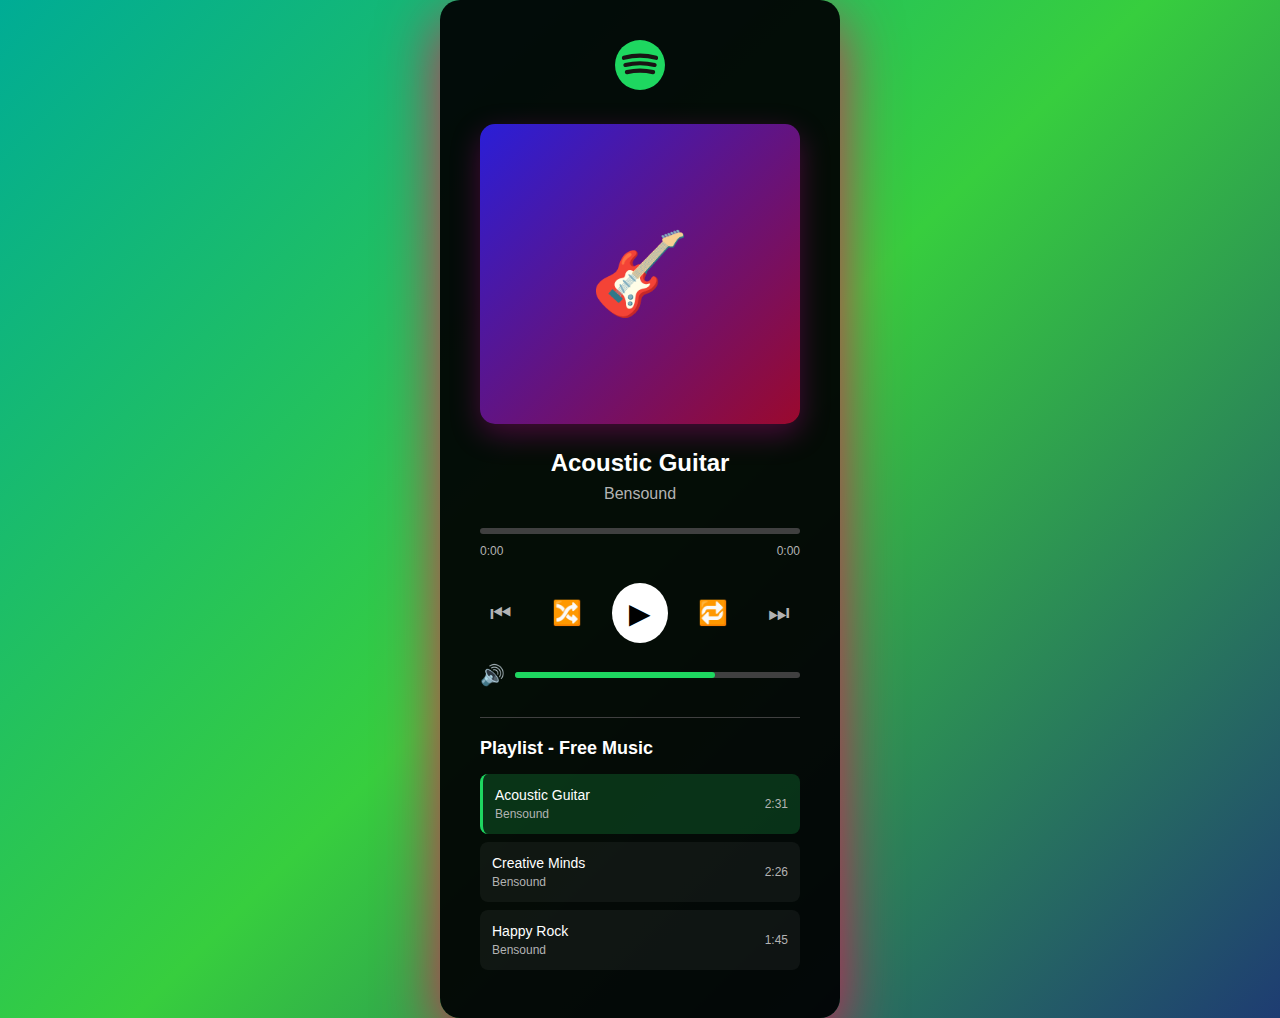
<file: Web Page html ,css, javaScript ....... programming/music_player_demo.html>
<!DOCTYPE html>
<html lang="en">
<head>
    <meta charset="UTF-8">
    <meta name="viewport" content="width=device-width, initial-scale=1.0">
    <title>Spotify Music Player</title>
    <style>
        * {
            margin: 0;
            padding: 0;
            box-sizing: border-box;
        }

        body {
            min-height: 100vh;
            display: flex;
            justify-content: center;
            align-items: center;
            background: linear-gradient(135deg, #00ac95 0%, rgb(55, 206, 62) 50%, #1e3c72 100%);
            font-family: 'Segoe UI', Tahoma, Geneva, Verdana, sans-serif;
        }

        .player-container {
            background: rgba(1, 0, 2, 0.938);
            border-radius: 20px;
            padding: 40px;
            width: 400px;
            box-shadow: 0 20px 60px rgba(255, 1, 85, 0.829);
        }

        .logo {
            text-align: center;
            margin-bottom: 30px;
        }

        .logo svg {
            width: 50px;
            height: 50px;
        }

        .album-art {
            width: 100%;
            height: 300px;
            background: linear-gradient(135deg, #2a1ed7, hsl(345, 89%, 32%));
            border-radius: 15px;
            margin-bottom: 25px;
            display: flex;
            align-items: center;
            justify-content: center;
            font-size: 80px;
            box-shadow: 0 10px 30px #e205ab4d;
            transition: transform 0.3s;
        }

        .album-art.playing {
            animation: pulse 2s infinite;
        }

        @keyframes pulse {
            0%, 100% { transform: scale(1); }
            50% { transform: scale(1.05); }
        }

        .song-info {
            text-align: center;
            margin-bottom: 25px;
        }

        .song-title {
            color: #fff;
            font-size: 24px;
            font-weight: bold;
            margin-bottom: 8px;
        }

        .artist-name {
            color: #b3b3b3;
            font-size: 16px;
        }

        .progress-container {
            margin-bottom: 25px;
        }

        .progress-bar {
            width: 100%;
            height: 6px;
            background: #404040;
            border-radius: 3px;
            cursor: pointer;
            position: relative;
            margin-bottom: 10px;
        }

        .progress {
            height: 100%;
            background: #1ed760;
            border-radius: 3px;
            width: 0%;
            transition: width 0.1s linear;
            position: relative;
        }

        .progress::after {
            content: '';
            position: absolute;
            right: -6px;
            top: 50%;
            transform: translateY(-50%);
            width: 12px;
            height: 12px;
            background: #fff;
            border-radius: 50%;
            opacity: 0;
            transition: opacity 0.2s;
        }

        .progress-bar:hover .progress::after {
            opacity: 1;
        }

        .time-info {
            display: flex;
            justify-content: space-between;
            color: #b3b3b3;
            font-size: 12px;
        }

        .controls {
            display: flex;
            justify-content: center;
            align-items: center;
            gap: 20px;
        }

        .control-btn {
            background: none;
            border: none;
            color: #b3b3b3;
            font-size: 24px;
            cursor: pointer;
            transition: all 0.3s;
            padding: 10px;
        }

        .control-btn:hover {
            color: #fff;
            transform: scale(1.1);
        }

        .play-btn {
            width: 60px;
            height: 60px;
            background: #fff;
            border-radius: 50%;
            display: flex;
            align-items: center;
            justify-content: center;
            font-size: 28px;
            color: #000;
            cursor: pointer;
            transition: all 0.3s;
        }

        .play-btn:hover {
            transform: scale(1.1);
            background: #1ed760;
        }

        .playlist {
            margin-top: 30px;
            border-top: 1px solid #404040;
            padding-top: 20px;
        }

        .playlist-title {
            color: #fff;
            font-size: 18px;
            margin-bottom: 15px;
            font-weight: bold;
        }

        .playlist-item {
            padding: 12px;
            background: rgba(255, 255, 255, 0.05);
            border-radius: 8px;
            margin-bottom: 8px;
            cursor: pointer;
            transition: all 0.3s;
            display: flex;
            justify-content: space-between;
            align-items: center;
        }

        .playlist-item:hover {
            background: rgba(255, 255, 255, 0.1);
        }

        .playlist-item.active {
            background: rgba(30, 215, 96, 0.2);
            border-left: 3px solid #1ed760;
        }

        .playlist-item span {
            color: #fff;
            font-size: 14px;
        }

        .playlist-item small {
            color: #b3b3b3;
            font-size: 12px;
        }

        .volume-container {
            margin-top: 20px;
            display: flex;
            align-items: center;
            gap: 10px;
        }

        .volume-icon {
            color: #b3b3b3;
            font-size: 20px;
        }

        .volume-bar {
            flex: 1;
            height: 6px;
            background: #404040;
            border-radius: 3px;
            cursor: pointer;
            position: relative;
        }

        .volume-level {
            height: 100%;
            background: #1ed760;
            border-radius: 3px;
            width: 70%;
        }
    </style>
</head>
<body>
    <div class="player-container">
        <div class="logo">
            <svg viewBox="0 0 168 168" xmlns="http://www.w3.org/2000/svg">
                <circle cx="84" cy="84" r="84" fill="#1ed760"/>
                <path d="M 30 60 Q 84 45, 138 60" stroke="#191414" stroke-width="14" stroke-linecap="round" fill="none"/>
                <path d="M 35 84 Q 84 72, 133 84" stroke="#191414" stroke-width="14" stroke-linecap="round" fill="none"/>
                <path d="M 40 108 Q 84 98, 128 108" stroke="#191414" stroke-width="14" stroke-linecap="round" fill="none"/>
            </svg>
        </div>

        <div class="album-art" id="albumArt">🎵</div>

        <div class="song-info">
            <div class="song-title" id="songTitle">Select a song to play</div>
            <div class="artist-name" id="artistName">Click on playlist below</div>
        </div>

        <div class="progress-container">
            <div class="progress-bar" id="progressBar">
                <div class="progress" id="progress"></div>
            </div>
            <div class="time-info">
                <span id="currentTime">0:00</span>
                <span id="duration">0:00</span>
            </div>
        </div>

        <div class="controls">
            <button class="control-btn" id="prevBtn">⏮</button>
            <button class="control-btn" id="shuffleBtn">🔀</button>
            <div class="play-btn" id="playBtn">▶</div>
            <button class="control-btn" id="repeatBtn">🔁</button>
            <button class="control-btn" id="nextBtn">⏭</button>
        </div>

        <div class="volume-container">
            <span class="volume-icon">🔊</span>
            <div class="volume-bar" id="volumeBar">
                <div class="volume-level" id="volumeLevel"></div>
            </div>
        </div>

        <div class="playlist">
            <div class="playlist-title">Playlist - Free Music</div>
            <div class="playlist-item active" data-index="0">
                <div>
                    <span>Acoustic Guitar</span><br>
                    <small>Bensound</small>
                </div>
                <small>2:31</small>
            </div>
            <div class="playlist-item" data-index="1">
                <div>
                    <span>Creative Minds</span><br>
                    <small>Bensound</small>
                </div>
                <small>2:26</small>
            </div>
            <div class="playlist-item" data-index="2">
                <div>
                    <span>Happy Rock</span><br>
                    <small>Bensound</small>
                </div>
                <small>1:45</small>
            </div>
            
        </div>
    </div>

    <audio id="audio"></audio>

    <script>
        const audio = document.getElementById('audio');
        const playBtn = document.getElementById('playBtn');
        const prevBtn = document.getElementById('prevBtn');
        const nextBtn = document.getElementById('nextBtn');
        const progressBar = document.getElementById('progressBar');
        const progress = document.getElementById('progress');
        const currentTimeEl = document.getElementById('currentTime');
        const durationEl = document.getElementById('duration');
        const songTitle = document.getElementById('songTitle');
        const artistName = document.getElementById('artistName');
        const albumArt = document.getElementById('albumArt');
        const volumeBar = document.getElementById('volumeBar');
        const volumeLevel = document.getElementById('volumeLevel');
        const playlistItems = document.querySelectorAll('.playlist-item');
        const shuffleBtn = document.getElementById('shuffleBtn');
        const repeatBtn = document.getElementById('repeatBtn');

        // Free music from Bensound (royalty free)
        const songs = [
            { 
                title: 'Acoustic Guitar', 
                artist: 'Bensound', 
                emoji: '🎸',
                url: 'https://www.bensound.com/bensound-music/bensound-acousticbreeze.mp3'
            },
            { 
                title: 'Creative Minds', 
                artist: 'Bensound', 
                emoji: '🎹',
                url: 'https://www.bensound.com/bensound-music/bensound-creativeminds.mp3'
            },
            { 
                title: 'Happy Rock', 
                artist: 'Bensound', 
                emoji: '🎸',
                url: 'https://www.bensound.com/bensound-music/bensound-happyrock.mp3'
            }
        ];

        let currentSongIndex = 0;
        let isPlaying = false;
        let isRepeat = false;
        let isShuffle = false;

        audio.volume = 0.7;

        function loadSong(index) {
            currentSongIndex = index;
            const song = songs[index];
            audio.src = song.url;
            songTitle.textContent = song.title;
            artistName.textContent = song.artist;
            albumArt.textContent = song.emoji;
            
            playlistItems.forEach((item, i) => {
                item.classList.toggle('active', i === index);
            });
        }

        function togglePlay() {
            if (isPlaying) {
                audio.pause();
                playBtn.textContent = '▶';
                albumArt.classList.remove('playing');
            } else {
                audio.play();
                playBtn.textContent = '⏸';
                albumArt.classList.add('playing');
            }
            isPlaying = !isPlaying;
        }

        function nextSong() {
            if (isShuffle) {
                currentSongIndex = Math.floor(Math.random() * songs.length);
            } else {
                currentSongIndex = (currentSongIndex + 1) % songs.length;
            }
            loadSong(currentSongIndex);
            if (isPlaying) {
                audio.play();
            }
        }

        function prevSong() {
            currentSongIndex = (currentSongIndex - 1 + songs.length) % songs.length;
            loadSong(currentSongIndex);
            if (isPlaying) {
                audio.play();
            }
        }

        function formatTime(seconds) {
            if (isNaN(seconds)) return '0:00';
            const mins = Math.floor(seconds / 60);
            const secs = Math.floor(seconds % 60);
            return `${mins}:${secs.toString().padStart(2, '0')}`;
        }

        audio.addEventListener('timeupdate', () => {
            const percent = (audio.currentTime / audio.duration) * 100;
            progress.style.width = percent + '%';
            currentTimeEl.textContent = formatTime(audio.currentTime);
        });

        audio.addEventListener('loadedmetadata', () => {
            durationEl.textContent = formatTime(audio.duration);
        });

        audio.addEventListener('ended', () => {
            if (isRepeat) {
                audio.currentTime = 0;
                audio.play();
            } else {
                nextSong();
            }
        });

        playBtn.addEventListener('click', togglePlay);
        nextBtn.addEventListener('click', nextSong);
        prevBtn.addEventListener('click', prevSong);

        progressBar.addEventListener('click', (e) => {
            const rect = progressBar.getBoundingClientRect();
            const percent = (e.clientX - rect.left) / rect.width;
            audio.currentTime = percent * audio.duration;
        });

        volumeBar.addEventListener('click', (e) => {
            const rect = volumeBar.getBoundingClientRect();
            const percent = (e.clientX - rect.left) / rect.width;
            volumeLevel.style.width = (percent * 100) + '%';
            audio.volume = percent;
        });

        shuffleBtn.addEventListener('click', () => {
            isShuffle = !isShuffle;
            shuffleBtn.style.color = isShuffle ? '#1ed760' : '#b3b3b3';
        });

        repeatBtn.addEventListener('click', () => {
            isRepeat = !isRepeat;
            repeatBtn.style.color = isRepeat ? '#1ed760' : '#b3b3b3';
        });

        playlistItems.forEach((item, index) => {
            item.addEventListener('click', () => {
                loadSong(index);
                audio.play();
                isPlaying = true;
                playBtn.textContent = '⏸';
                albumArt.classList.add('playing');
            });
        });

        loadSong(0);
    </script>
</body>
</html>
</file>
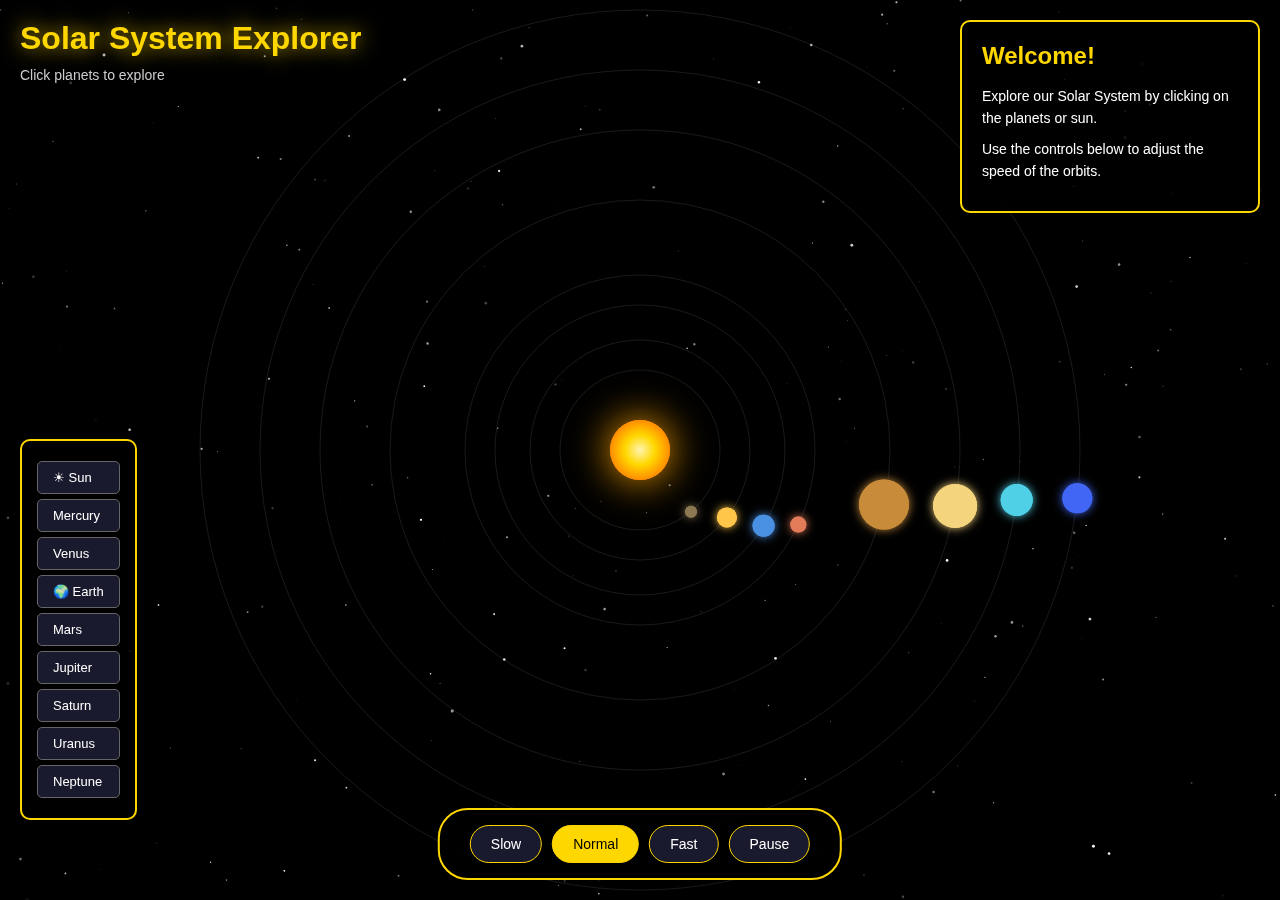
<file: Web Page html ,css, javaScript ....... programming/SolarSystemExplorer.html>
<!DOCTYPE html> 
<html lang="en"> 
<head> 
    <meta charset="UTF-8"> 
    <meta name="viewport" content="width=device-width, initial-scale=1.0"> 
    <title>Solar System Explorer</title> 
    <style> 
        * { 
            margin: 0; 
            padding: 0; 
            box-sizing: border-box; 
        } 
 
        body { 
            font-family: 'Arial', sans-serif; 
            background: #000; 
            overflow: hidden; 
            color: white; 
            height: 100vh; 
        } 
 
        #canvas { 
            position: fixed; 
            top: 0; 
            left: 0; 
            width: 100%; 
            height: 100%; 
        } 
 
        .ui { 
            position: fixed; 
            top: 20px; 
            left: 20px; 
            z-index: 100; 
        } 
 
        .title { 
            font-size: 32px; 
            font-weight: bold; 
            color: #ffd700; 
            text-shadow: 0 0 20px rgba(255, 215, 0, 0.8); 
            margin-bottom: 10px; 
        } 
 
        .subtitle { 
            font-size: 14px; 
            color: #ccc; 
        } 
 
        .info-box { 
            position: fixed; 
            top: 20px; 
            right: 20px; 
            background: rgba(0, 0, 0, 0.85); 
            border: 2px solid #ffd700; 
            border-radius: 10px; 
            padding: 20px; 
            width: 300px; 
            max-height: 80vh; 
            overflow-y: auto; 
            z-index: 100; 
        } 
 
        .info-box h2 { 
            color: #ffd700; 
            margin-bottom: 15px; 
            font-size: 24px; 
        } 
 
        .info-box p { 
            margin: 8px 0; 
            line-height: 1.6; 
            font-size: 14px; 
        } 
 
        .info-box strong { 
            color: #4a90e2; 
        } 
 
        .controls { 
            position: fixed; 
            bottom: 20px; 
            left: 50%; 
            transform: translateX(-50%); 
            background: rgba(0, 0, 0, 0.85); 
            border: 2px solid #ffd700; 
            border-radius: 30px; 
            padding: 15px 30px; 
            display: flex; 
            gap: 10px; 
            z-index: 100; 
        } 
 
        .controls button { 
            background: #1a1a2e; 
            border: 1px solid #ffd700; 
            color: white; 
            padding: 10px 20px; 
            border-radius: 20px; 
            cursor: pointer; 
            font-size: 14px; 
            transition: all 0.3s; 
        } 
 
        .controls button:hover { 
            background: #ffd700; 
            color: #000; 
        } 
 
        .controls button.active { 
            background: #ffd700; 
            color: #000; 
        } 
 
        .planet-list { 
            position: fixed; 
            bottom: 80px; 
            left: 20px; 
            background: rgba(0, 0, 0, 0.85); 
            border: 2px solid #ffd700; 
            border-radius: 10px; 
            padding: 15px; 
            z-index: 100; 
        } 
 
        .planet-btn { 
            display: block; 
            width: 100%; 
            background: #1a1a2e; 
            border: 1px solid #666; 
            color: white; 
            padding: 8px 15px; 
            margin: 5px 0; 
            border-radius: 5px; 
            cursor: pointer; 
            text-align: left; 
            font-size: 13px; 
            transition: all 0.3s; 
        } 
 
        .planet-btn:hover { 
            background: #2a2a4e; 
            border-color: #ffd700; 
        } 
    </style> 
</head> 
<body> 
    <canvas id="canvas"></canvas> 
     
    <div class="ui"> 
        <div class="title">Solar System Explorer</div> 
        <div class="subtitle">Click planets to explore</div> 
    </div> 
 
    <div class="info-box" id="infoBox"> 
        <h2>Welcome!</h2> 
        <p>Explore our Solar System by clicking on the planets or sun.</p> 
        <p>Use the controls below to adjust the speed of the orbits.</p> 
    </div> 
 
    <div class="planet-list"> 
        <button class="planet-btn" onclick="focusPlanet('Sun')">
☀
 Sun</button> 
        <button class="planet-btn" onclick="focusPlanet('Mercury')">Mercury</button> 
        <button class="planet-btn" onclick="focusPlanet('Venus')">Venus</button> 
        <button class="planet-btn" onclick="focusPlanet('Earth')">
🌍
 Earth</button> 
        <button class="planet-btn" onclick="focusPlanet('Mars')">Mars</button> 
        <button class="planet-btn" onclick="focusPlanet('Jupiter')">Jupiter</button> 
        <button class="planet-btn" onclick="focusPlanet('Saturn')">Saturn</button> 
        <button class="planet-btn" onclick="focusPlanet('Uranus')">Uranus</button> 
        <button class="planet-btn" onclick="focusPlanet('Neptune')">Neptune</button> 
    </div> 
 
    <div class="controls"> 
        <button onclick="setSpeed(0.5)">Slow</button> 
        <button onclick="setSpeed(1)" class="active" id="normalBtn">Normal</button> 
        <button onclick="setSpeed(2)">Fast</button> 
        <button onclick="setSpeed(0)">Pause</button> 
    </div> 
 
    <script> 
        const canvas = document.getElementById('canvas'); 
        const ctx = canvas.getContext('2d'); 
         
        canvas.width = window.innerWidth; 
        canvas.height = window.innerHeight; 
 
        let speed = 1; 
        let time = 0; 
 
        const planets = [ 
            { name: 'Mercury', radius: 6, distance: 80, speed: 0.04, color: '#8c7853', info: 'The smallest planet and closest to the Sun.', diameter: '4,879 km', year: '88 days' }, 
            { name: 'Venus', radius: 10, distance: 110, speed: 0.03, color: '#ffc649', info: 'The hottest planet with thick clouds.', diameter: '12,104 km', year: '225 days' }, 
            { name: 'Earth', radius: 11, distance: 145, speed: 0.025, color: '#4a90e2', info: 'Our home, the only planet with life.', diameter: '12,742 km', year: '365 days' }, 
            { name: 'Mars', radius: 8, distance: 175, speed: 0.02, color: '#e27b58', info: 'The Red Planet with huge volcanoes.', diameter: '6,779 km', year: '687 days' }, 
            { name: 'Jupiter', radius: 25, distance: 250, speed: 0.01, color: '#c88b3a', info: 'The largest planet with Great Red Spot.', diameter: '139,820 km', year: '12 years' }, 
            { name: 'Saturn', radius: 22, distance: 320, speed: 0.008, color: '#f4d47c', info: 'Famous for its spectacular rings.', diameter: '116,460 km', year: '29 years' }, 
            { name: 'Uranus', radius: 16, distance: 380, speed: 0.006, color: '#4fd0e7', info: 'Ice giant rotating on its side.', diameter: '50,724 km', year: '84 years' }, 
            { name: 'Neptune', radius: 15, distance: 440, speed: 0.005, color: '#4166f5', info: 'The windiest planet in our system.', diameter: '49,244 km', year: '165 years' } 
        ]; 
 
        const stars = []; 
        for (let i = 0; i < 300; i++) { 
            stars.push({ 
                x: Math.random() * canvas.width, 
                y: Math.random() * canvas.height, 
                radius: Math.random() * 1.5, 
                opacity: Math.random() 
            }); 
        } 
 
        function drawStars() { 
            stars.forEach(star => { 
                ctx.fillStyle = `rgba(255, 255, 255, ${star.opacity})`; 
                ctx.beginPath(); 
                ctx.arc(star.x, star.y, star.radius, 0, Math.PI * 2); 
                ctx.fill(); 
            }); 
        } 
 
        function drawSun() { 
            const centerX = canvas.width / 2; 
            const centerY = canvas.height / 2; 
             
            const gradient = ctx.createRadialGradient(centerX, centerY, 0, centerX, centerY, 30); 
            gradient.addColorStop(0, '#fff5b1'); 
            gradient.addColorStop(0.5, '#ffd700'); 
            gradient.addColorStop(1, '#ff8c00'); 
             
            ctx.fillStyle = gradient; 
            ctx.beginPath(); 
            ctx.arc(centerX, centerY, 30, 0, Math.PI * 2); 
            ctx.fill(); 
             
            ctx.shadowBlur = 40; 
            ctx.shadowColor = '#ffa500'; 
            ctx.fill(); 
            ctx.shadowBlur = 0; 
        } 
 
        function drawPlanets() { 
            const centerX = canvas.width / 2; 
            const centerY = canvas.height / 2; 
 
            planets.forEach(planet => { 
                ctx.strokeStyle = 'rgba(255, 255, 255, 0.1)'; 
                ctx.lineWidth = 1; 
                ctx.beginPath(); 
                ctx.arc(centerX, centerY, planet.distance, 0, Math.PI * 2); 
                ctx.stroke(); 
 
                const angle = time * planet.speed * speed; 
                const x = centerX + Math.cos(angle) * planet.distance; 
                const y = centerY + Math.sin(angle) * planet.distance; 
 
                ctx.fillStyle = planet.color; 
                ctx.beginPath(); 
                ctx.arc(x, y, planet.radius, 0, Math.PI * 2); 
                ctx.fill(); 
 
                ctx.shadowBlur = 10; 
                ctx.shadowColor = planet.color; 
                ctx.fill(); 
                ctx.shadowBlur = 0; 
 
                planet.x = x; 
                planet.y = y; 
            }); 
        } 
 
        function animate() { 
            ctx.fillStyle = '#000'; 
            ctx.fillRect(0, 0, canvas.width, canvas.height); 
             
            drawStars(); 
            drawSun(); 
            drawPlanets(); 
             
            time += 0.5; 
            requestAnimationFrame(animate); 
        } 
 
        canvas.addEventListener('click', (e) => { 
            const rect = canvas.getBoundingClientRect(); 
            const x = e.clientX - rect.left; 
            const y = e.clientY - rect.top; 
             
            const centerX = canvas.width / 2; 
            const centerY = canvas.height / 2; 
            const distToSun = Math.sqrt((x - centerX) ** 2 + (y - centerY) ** 2); 
             
            if (distToSun < 30) { 
                showInfo('Sun'); 
                return; 
            } 
 
            planets.forEach(planet => { 
                const dist = Math.sqrt((x - planet.x) ** 2 + (y - planet.y) ** 2); 
                if (dist < planet.radius + 5) { 
                    showInfo(planet.name); 
                } 
            }); 
        }); 
 
        function showInfo(body) { 
            const infoBox = document.getElementById('infoBox'); 
             
            if (body === 'Sun') { 
                infoBox.innerHTML = ` 
                    <h2>*The Sun</h2> 
                    <p>The star at the center of our Solar System.</p> 
                    <p><strong>Type:</strong> G-type Yellow Dwarf</p> 
                    <p><strong>Diameter:</strong> 1,391,000 km</p> 
                    <p><strong>Age:</strong> 4.6 billion years</p> 
                    <p><strong>Temperature:</strong> 5,500°C surface</p> 
                    <p><strong>Mass:</strong> 99.86% of solar system</p> 
                `; 
            } else { 
                const planet = planets.find(p => p.name === body); 
                if (planet) { 
                    infoBox.innerHTML = ` 
                        <h2>${planet.name}</h2> 
                        <p>${planet.info}</p> 
                        <p><strong>Diameter:</strong> ${planet.diameter}</p> 
                        <p><strong>Orbital Period:</strong> ${planet.year}</p> 
                    `; 
                } 
            } 
        } 
 
        function focusPlanet(name) { 
            showInfo(name); 
        } 
 
        function setSpeed(s) { 
            speed = s; 
            document.querySelectorAll('.controls button').forEach(btn => { 
                btn.classList.remove('active'); 
            }); 
            event.target.classList.add('active'); 
        } 
 
        window.addEventListener('resize', () => { 
            canvas.width = window.innerWidth; 
            canvas.height = window.innerHeight; 
        }); 
 
        animate(); 
    </script> 
</body> 
</html>
</file>
